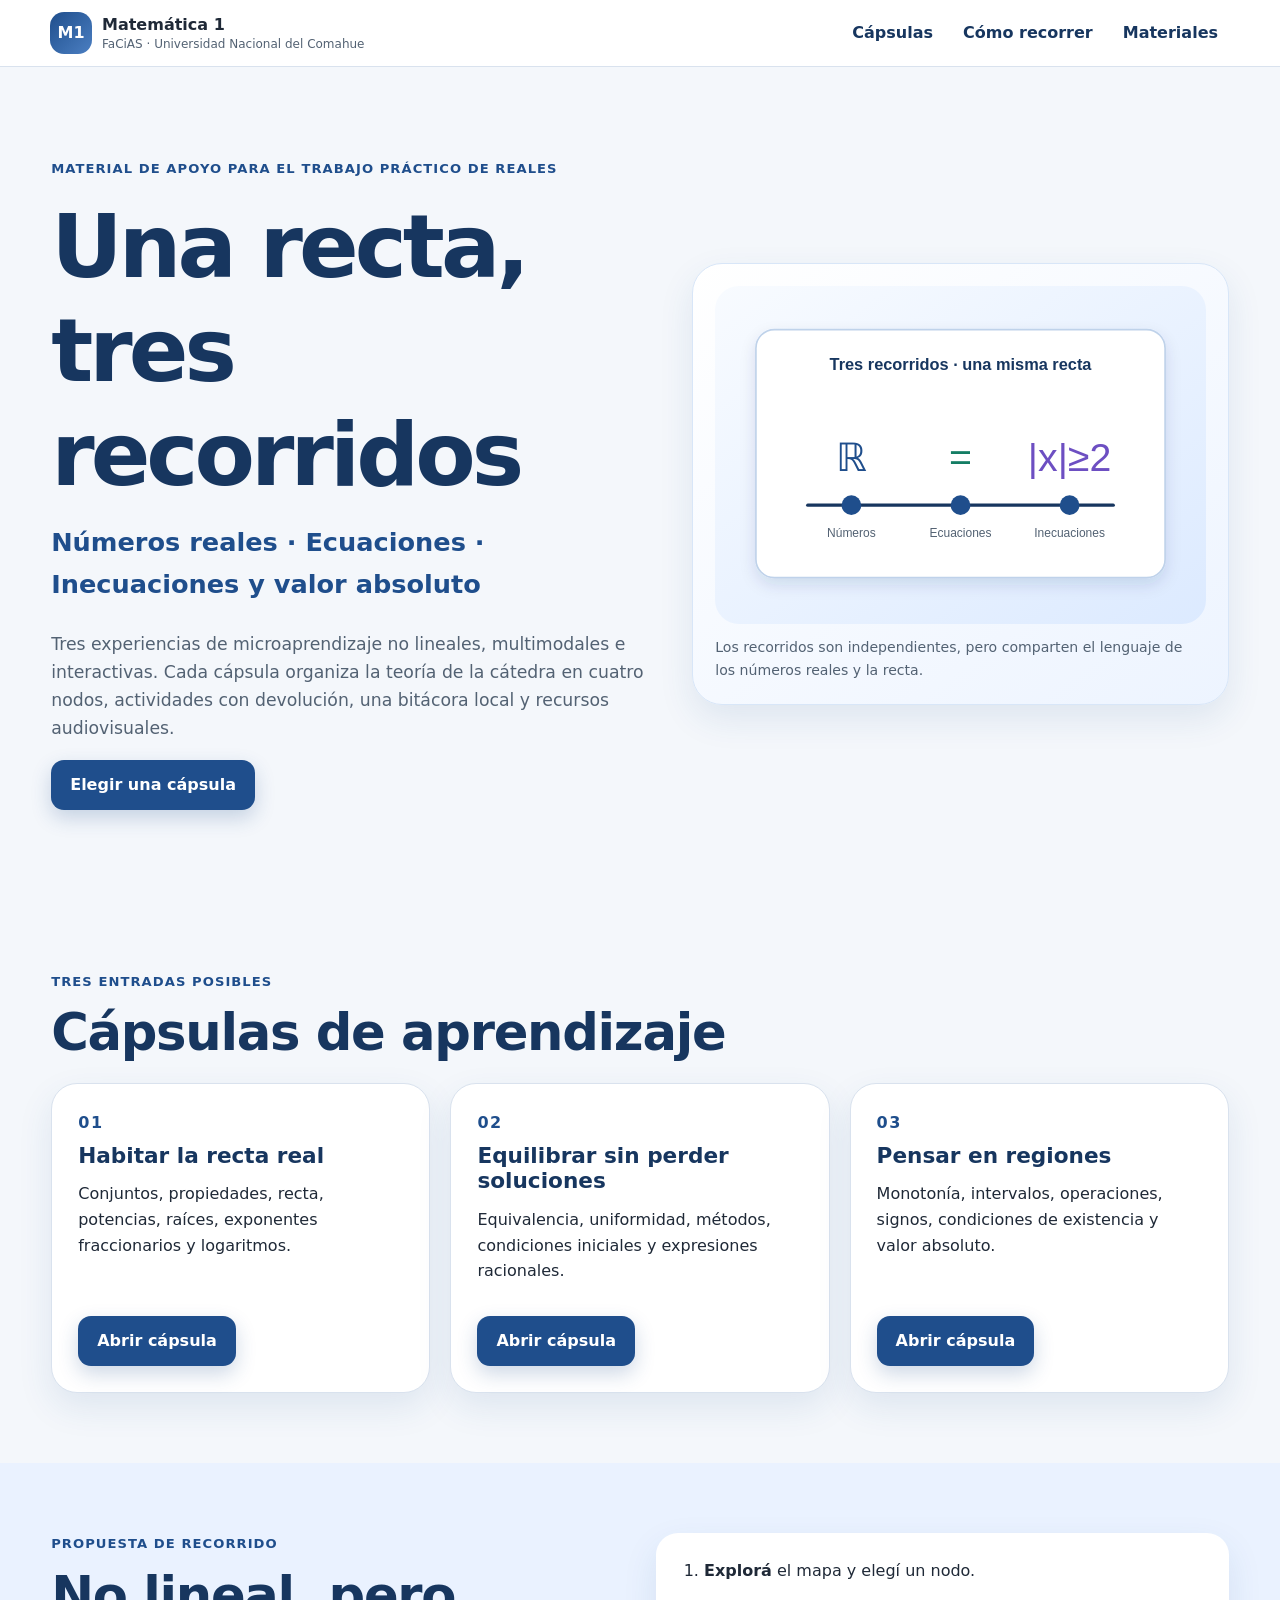
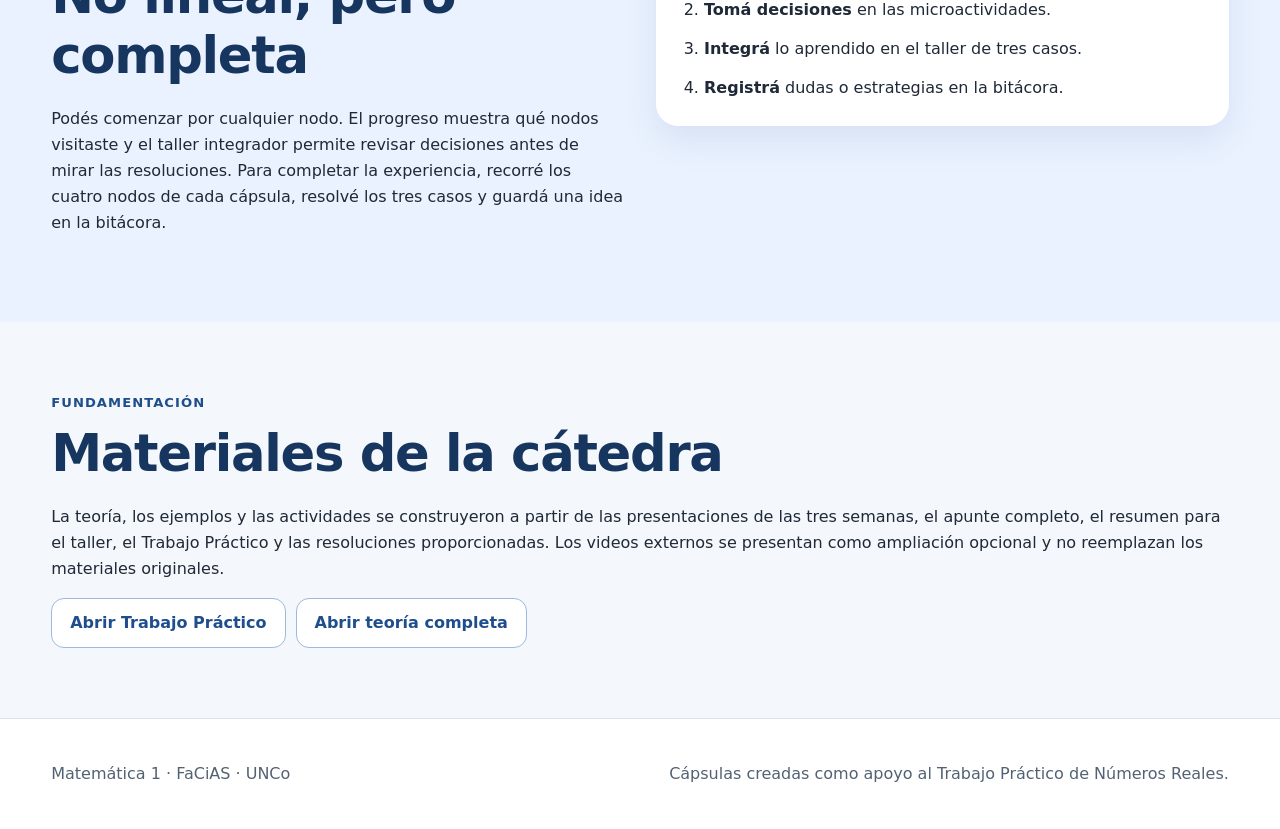
<file: index.html>
<!DOCTYPE html>
<html lang="es-AR">
<head>
  <meta charset="UTF-8">
  <meta name="viewport" content="width=device-width, initial-scale=1.0">
  <meta name="description" content="Tres cápsulas interactivas para números reales, ecuaciones e inecuaciones.">
  <meta name="theme-color" content="#1f4e8c">
  <title>Matemática 1 | Tres cápsulas de apoyo</title>
  <link rel="icon" href="assets/img/favicon.svg" type="image/svg+xml">
  <link rel="stylesheet" href="css/estilos.css?v=20260718-2">


</head>
<body data-page="portal">
<a class="saltar-contenido" href="#contenido-principal">Saltar al contenido</a>
<!-- BARRA SUPERIOR Y NAVEGACIÓN DEL PORTAL -->
<header class="barra-superior"><div class="barra-contenido"><a class="marca" href="index.html"><span class="marca-icono" aria-hidden="true">M1</span><span><strong>Matemática 1</strong><small>FaCiAS · Universidad Nacional del Comahue</small></span></a><nav class="nav-principal" aria-label="Navegación del portal"><a href="#capsulas">Cápsulas</a><a href="#como-usar">Cómo recorrer</a><a href="#fuentes">Materiales</a></nav></div></header>
<!-- CONTENIDO PRINCIPAL DEL PORTAL -->
<main id="contenido-principal" tabindex="-1">
<!-- PORTADA GENERAL -->
<section class="portal-hero contenedor">
  <div><p class="etiqueta">Material de apoyo para el Trabajo Práctico de Reales</p><h1>Una recta, tres recorridos</h1><p class="hero-subtitulo">Números reales · Ecuaciones · Inecuaciones y valor absoluto</p><p class="hero-intro">Tres experiencias de microaprendizaje no lineales, multimodales e interactivas. Cada cápsula organiza la teoría de la cátedra en cuatro nodos, actividades con devolución, una bitácora local y recursos audiovisuales.</p><a class="boton primario" href="#capsulas">Elegir una cápsula</a></div>
  <figure class="hero-visual"><img src="assets/img/hero-portal.svg" alt="Ilustración de una recta que conecta números reales, ecuaciones e inecuaciones."><figcaption>Los recorridos son independientes, pero comparten el lenguaje de los números reales y la recta.</figcaption></figure>
</section>
<!-- TARJETAS DE ACCESO A LAS TRES CÁPSULAS -->
<section id="capsulas" class="seccion-portal"><div class="contenedor"><p class="etiqueta">Tres entradas posibles</p><h2>Cápsulas de aprendizaje</h2><div class="portal-grid">
  <article class="portal-card"><span class="portal-numero">01</span><h3>Habitar la recta real</h3><p>Conjuntos, propiedades, recta, potencias, raíces, exponentes fraccionarios y logaritmos.</p><a class="boton primario" href="capsulas/reales.html">Abrir cápsula</a></article>
  <article class="portal-card"><span class="portal-numero">02</span><h3>Equilibrar sin perder soluciones</h3><p>Equivalencia, uniformidad, métodos, condiciones iniciales y expresiones racionales.</p><a class="boton primario" href="capsulas/ecuaciones.html">Abrir cápsula</a></article>
  <article class="portal-card"><span class="portal-numero">03</span><h3>Pensar en regiones</h3><p>Monotonía, intervalos, operaciones, signos, condiciones de existencia y valor absoluto.</p><a class="boton primario" href="capsulas/inecuaciones.html">Abrir cápsula</a></article>
</div></div></section>
<!-- ORIENTACIONES DE RECORRIDO -->
<section id="como-usar" class="seccion-portal fondo-suave"><div class="contenedor dos-columnas"><div><p class="etiqueta">Propuesta de recorrido</p><h2>No lineal, pero completa</h2><p>Podés comenzar por cualquier nodo. El progreso muestra qué nodos visitaste y el taller integrador permite revisar decisiones antes de mirar las resoluciones. Para completar la experiencia, recorré los cuatro nodos de cada cápsula, resolvé los tres casos y guardá una idea en la bitácora.</p></div><ol class="pasos-lista"><li><strong>Explorá</strong> el mapa y elegí un nodo.</li><li><strong>Tomá decisiones</strong> en las microactividades.</li><li><strong>Integrá</strong> lo aprendido en el taller de tres casos.</li><li><strong>Registrá</strong> dudas o estrategias en la bitácora.</li></ol></div></section>
<!-- MATERIALES DE FUNDAMENTACIÓN -->
<section id="fuentes" class="seccion-portal"><div class="contenedor"><p class="etiqueta">Fundamentación</p><h2>Materiales de la cátedra</h2><p>La teoría, los ejemplos y las actividades se construyeron a partir de las presentaciones de las tres semanas, el apunte completo, el resumen para el taller, el Trabajo Práctico y las resoluciones proporcionadas. Los videos externos se presentan como ampliación opcional y no reemplazan los materiales originales.</p><div class="grupo-botones"><a class="boton secundario" href="assets/documentos/trabajo_practico_reales.pdf" target="_blank" rel="noopener">Abrir Trabajo Práctico</a><a class="boton secundario" href="assets/documentos/teoria_reales.pdf" target="_blank" rel="noopener">Abrir teoría completa</a></div></div></section>
</main>
<!-- PIE DEL PORTAL -->
<footer><div class="contenedor footer-contenido"><p>Matemática 1 · FaCiAS · UNCo</p><p>Cápsulas creadas como apoyo al Trabajo Práctico de Números Reales.</p></div></footer>
<!-- LÓGICA COMPARTIDA: el portal no activa las funciones de cápsula -->
<script src="js/app.js?v=20260718-2" defer></script><noscript><p class="noscript">La navegación interactiva requiere JavaScript. Podés usar el portal para abrir los archivos, pero las actividades y la bitácora no funcionarán.</p></noscript>
</body></html>
</file>
<file: css/estilos.css>
/* ========================================================================== 
   MATEMÁTICA 1 · TRES CÁPSULAS
   Cambiá la identidad visual desde las variables de :root.
   ========================================================================== */
:root{--azul:#1f4e8c;--azul-oscuro:#17365f;--azul-claro:#eaf2ff;--celeste:#d9ecff;--verde:#147d64;--verde-claro:#e6f7f2;--violeta:#6d4fc2;--naranja:#c66a18;--rojo:#b33a3a;--fondo:#f4f7fb;--superficie:#fff;--texto:#1f2937;--texto-suave:#536273;--borde:#d9e2ee;--sombra:0 14px 35px rgba(31,78,140,.10);--radio:22px;--ancho:1180px}
*{box-sizing:border-box}html{scroll-behavior:smooth}body{margin:0;min-height:100vh;font-family:Inter,ui-sans-serif,system-ui,-apple-system,BlinkMacSystemFont,"Segoe UI",sans-serif;color:var(--texto);background:var(--fondo);line-height:1.62}button,input,textarea,select{font:inherit}button,a{-webkit-tap-highlight-color:transparent}a{color:var(--azul)}img,video,iframe{max-width:100%}.contenedor{width:min(var(--ancho),92vw);margin-inline:auto}
.saltar-contenido{position:fixed;top:8px;left:8px;z-index:9999;padding:10px 14px;border-radius:10px;background:var(--azul-oscuro);color:#fff;transform:translateY(-150%)}.saltar-contenido:focus{transform:translateY(0)}
.barra-superior{position:sticky;top:0;z-index:1000;background:rgba(255,255,255,.96);border-bottom:1px solid var(--borde);backdrop-filter:blur(10px)}.barra-contenido{width:min(var(--ancho),94vw);min-height:78px;margin:auto;display:flex;align-items:center;gap:24px}.marca{display:inline-flex;align-items:center;gap:10px;color:var(--texto);text-decoration:none;min-width:235px}.marca-icono{display:grid;place-items:center;width:42px;height:42px;border-radius:14px;background:linear-gradient(135deg,var(--azul),#4b7fc2);color:#fff;font-weight:900}.marca strong,.marca small{display:block;line-height:1.2}.marca small{color:var(--texto-suave);font-size:.75rem;margin-top:3px}.nav-principal{display:flex;gap:6px;margin-left:auto}.nav-principal button,.nav-principal a,.boton.texto{border:0;background:transparent;color:var(--azul-oscuro);font-weight:750;padding:10px 12px;border-radius:10px;cursor:pointer;text-decoration:none}.nav-principal button:hover,.nav-principal a:hover,.boton.texto:hover{background:var(--azul-claro)}.progreso-global{width:145px;font-size:.75rem;color:var(--texto-suave)}.barra-progreso{height:7px;margin-top:5px;border-radius:99px;background:#e8edf3;overflow:hidden}.barra-progreso span{display:block;height:100%;width:0;background:linear-gradient(90deg,var(--verde),#39ad8d);transition:width .3s ease}
.pantalla{display:none;min-height:calc(100vh - 84px);padding:46px 0 68px}.pantalla.activa{display:block;animation:aparecer .28s ease both}@keyframes aparecer{from{opacity:0;transform:translateY(6px)}to{opacity:1;transform:none}}
h1,h2,h3,h4{line-height:1.18;color:var(--azul-oscuro)}h1{font-size:clamp(2.8rem,7vw,5.5rem);margin:.18em 0;letter-spacing:-.045em}h2{font-size:clamp(2rem,4vw,3.25rem);margin:.2em 0 .4em;letter-spacing:-.025em}h3{font-size:1.35rem;margin:.3em 0 .6em}h4{font-size:1.06rem;margin:.2em 0 .45em}p{margin:0 0 1em}.etiqueta,.identificador{margin:0;color:var(--azul);font-size:.82rem;font-weight:850;letter-spacing:.08em;text-transform:uppercase}.nota-corta{font-size:.9rem;color:var(--texto-suave)}
.boton{display:inline-flex;align-items:center;justify-content:center;min-height:45px;padding:11px 18px;border:1px solid transparent;border-radius:13px;font-weight:800;text-decoration:none;cursor:pointer;transition:transform .15s ease,box-shadow .15s ease,background .15s ease}.boton:hover{transform:translateY(-1px)}.boton:focus-visible,button:focus-visible,a:focus-visible,input:focus-visible,select:focus-visible,textarea:focus-visible{outline:3px solid rgba(31,78,140,.28);outline-offset:2px}.boton.primario{background:var(--azul);color:#fff;box-shadow:0 8px 20px rgba(31,78,140,.22)}.boton.primario:hover{background:var(--azul-oscuro)}.boton.secundario{background:#fff;color:var(--azul);border-color:#9eb9dc}.boton.secundario:hover{background:var(--azul-claro)}.boton:disabled{cursor:not-allowed;opacity:.55;transform:none}.grupo-botones{display:flex;flex-wrap:wrap;gap:10px}.grupo-botones.centrado{justify-content:center;margin-top:24px}.grupo-botones.compacto .boton{min-height:40px;padding:8px 13px}
.seccion-encabezado{max-width:930px;margin-bottom:30px}.seccion-encabezado>p:last-child{color:var(--texto-suave);font-size:1.05rem}.con-volver{max-width:var(--ancho);display:flex;align-items:flex-start;justify-content:space-between;gap:28px}.con-volver>div{max-width:850px}
#inicio{padding-top:0}.hero{padding:72px 0 42px;display:grid;grid-template-columns:minmax(0,1.08fr) minmax(300px,.92fr);align-items:center;gap:48px}.hero-subtitulo{font-size:clamp(1.28rem,2vw,1.75rem);color:var(--azul);font-weight:750;max-width:730px}.hero-intro{max-width:720px;font-size:1.08rem;color:var(--texto-suave)}.hero-visual{margin:0;padding:22px;background:linear-gradient(145deg,#fff,#edf4ff);border:1px solid #d8e6f8;border-radius:30px;box-shadow:var(--sombra)}.hero-visual img{display:block;width:100%}.hero-visual figcaption{font-size:.88rem;color:var(--texto-suave);margin-top:12px}.franja-pregunta{display:flex;align-items:center;gap:16px;padding:20px 24px;border-radius:18px;background:var(--azul-oscuro);color:#fff}.franja-pregunta span{flex:0 0 40px;display:grid;place-items:center;width:40px;height:40px;border-radius:50%;background:rgba(255,255,255,.14);font-weight:900;font-size:1.4rem}.franja-pregunta p{margin:0}
.cuadricula-objetivos{display:grid;grid-template-columns:repeat(4,minmax(0,1fr));gap:18px}.tarjeta,.concepto-card,.pausa-musical,.esquema-conceptual,.bloque-referencias,.bloque-creditos,.bitacora,.caso-card,.video-local-card,.video-externo{background:var(--superficie);border:1px solid var(--borde);border-radius:var(--radio);padding:24px;box-shadow:var(--sombra)}.icono-tarjeta{display:grid;place-items:center;width:42px;height:42px;border-radius:14px;background:var(--azul-claro);color:var(--azul);font-weight:900}.cita-destacada{margin-top:28px;padding:25px 30px;border-left:6px solid var(--violeta);border-radius:0 20px 20px 0;background:#f1edff;color:#44337c;font-size:clamp(1.2rem,2vw,1.55rem);font-weight:750}
.mapa-nodos{display:grid;grid-template-columns:repeat(2,minmax(0,1fr));gap:22px}.nodo-card{position:relative;min-height:310px;padding:28px;border-radius:26px;background:#fff;border:1px solid var(--borde);box-shadow:var(--sombra);display:flex;flex-direction:column;align-items:flex-start}.nodo-card.completado{border-color:#67b8a1;box-shadow:0 14px 35px rgba(20,125,100,.14)}.nodo-card.completado::after{content:'✓ recorrido';position:absolute;right:18px;top:18px;padding:5px 9px;border-radius:999px;background:var(--verde-claro);color:var(--verde);font-size:.78rem;font-weight:850}.nodo-numero{color:var(--texto-suave);font-size:.82rem;font-weight:900;letter-spacing:.1em}.nodo-icono{font-size:2.7rem;color:var(--azul);line-height:1}.nodo-card p{color:var(--texto-suave)}.nodo-card .boton{margin-top:auto}.chips{display:flex;flex-wrap:wrap;gap:7px;margin:10px 0 20px}.chips span{padding:5px 9px;border-radius:999px;background:#f0f4f9;color:var(--texto-suave);font-size:.78rem;font-weight:750}.mapa-recursos{display:flex;flex-wrap:wrap;gap:10px;margin-top:24px}.recurso-rapido{border:1px solid var(--borde);border-radius:13px;padding:10px 14px;background:#fff;color:var(--azul-oscuro);font-weight:750;cursor:pointer}.recurso-rapido:hover{background:var(--azul-claro)}
.nodo-resumen{display:grid;grid-template-columns:minmax(0,1fr) 120px;gap:22px;align-items:center;padding:25px;border-radius:var(--radio);background:linear-gradient(135deg,#fff,#edf4ff);border:1px solid #d6e5f7}.nodo-icono-grande{display:grid;place-items:center;min-height:110px;border-radius:24px;background:var(--azul-oscuro);color:#fff;font-size:2.7rem;font-weight:900}.conceptos-grid{display:grid;grid-template-columns:repeat(2,minmax(0,1fr));gap:18px;margin-top:22px}.concepto-card{box-shadow:none}.concepto-card p{color:var(--texto-suave)}.ejemplo-destacado{margin-top:22px;padding:22px 24px;border-radius:18px;background:#fff5e8;border-left:5px solid var(--naranja)}.microactividad{margin-top:22px;padding:26px;border-radius:var(--radio);background:var(--azul-oscuro);color:#fff}.microactividad h3{color:#fff}.microactividad .identificador{color:#add6ff}.opciones{display:grid;gap:10px;margin-top:16px}.opciones button{text-align:left;border:1px solid var(--borde);border-radius:13px;padding:13px 14px;background:#fff;color:var(--texto);cursor:pointer}.opciones button:hover{border-color:#80a7d4;background:var(--azul-claro)}.opciones button.correcta{border-color:#48a98e;background:var(--verde-claro);color:#135c4b}.opciones button.incorrecta{border-color:#d78787;background:#fff0f0;color:#7a2929}.devolucion{min-height:1.5em;margin-top:14px;font-weight:750}
.taller-grid{display:grid;grid-template-columns:minmax(0,1.2fr) minmax(320px,.8fr);gap:22px}.caso-cabecera{display:flex;justify-content:space-between;gap:15px;color:var(--texto-suave)}.bitacora label{display:block;margin-top:13px;font-weight:800;color:var(--azul-oscuro)}.bitacora select,.bitacora textarea{width:100%;margin-top:6px;border:1px solid var(--borde);border-radius:12px;padding:11px;background:#fff}.lista-bitacora{display:grid;gap:9px;margin-top:14px}.entrada-bitacora{padding:11px;border-radius:12px;background:#f4f7fb;border:1px solid var(--borde)}.entrada-bitacora header{display:flex;justify-content:space-between;gap:10px}.entrada-bitacora button{border:0;background:transparent;color:var(--rojo);font-size:1.25rem;cursor:pointer}.entrada-bitacora p{margin:.4em 0}.entrada-bitacora small{color:var(--texto-suave)}
.pausa-grid{display:grid;grid-template-columns:minmax(0,1fr) minmax(320px,1fr);gap:22px}.pausa-musical audio{width:100%;margin:8px 0 12px}.lista-audios{display:flex;flex-wrap:wrap;gap:8px}.lista-audios button{border:1px solid var(--borde);border-radius:999px;background:#fff;padding:8px 12px;cursor:pointer}.lista-audios button.activo{background:var(--verde);color:#fff;border-color:var(--verde)}.pregunta-pausa{margin-top:18px;padding:16px;border-radius:15px;background:var(--verde-claro)}.pregunta-pausa p{font-size:1.12rem;font-weight:750;color:#145a4a}.esquema-conceptual img{width:100%}.videos-locales,.videos-originales{margin-top:26px}.video-local-card{display:grid;grid-template-columns:minmax(280px,1.2fr) minmax(0,.8fr);gap:22px;align-items:center}.video-local-card video{width:100%;border-radius:15px;background:#10233e}.video-grid{display:grid;grid-template-columns:repeat(2,minmax(0,1fr));gap:18px}.video-externo{box-shadow:none}.video-externo h4{margin-top:14px}.youtube-laboratorio{display:grid;grid-template-columns:minmax(280px,.8fr) minmax(0,1.2fr);gap:24px;margin-top:26px;padding:25px;border-radius:25px;background:var(--azul-oscuro);color:#fff}.youtube-info h3{color:#fff}.youtube-info .identificador{color:#add6ff}.enlace-alternativo{display:inline-block;margin-top:14px;color:inherit}.video-embed{position:relative;overflow:hidden;border-radius:16px;background:#10233e;aspect-ratio:16/9}.video-embed iframe{position:absolute;inset:0;width:100%;height:100%;border:0}
.bibliografia-grid{display:grid;grid-template-columns:repeat(2,minmax(0,1fr));gap:22px}.bloque-referencias ol{padding-left:1.25rem}.documentos-tp{margin-top:24px;padding:25px;border-radius:var(--radio);background:var(--azul-claro)}.documentos-grid{display:grid;grid-template-columns:repeat(3,minmax(0,1fr));gap:12px}.documento-card{display:flex;flex-direction:column;gap:5px;padding:15px;border-radius:14px;background:#fff;border:1px solid #c9d9eb;color:var(--texto);text-decoration:none}.documento-card span{color:var(--rojo);font-size:.74rem;font-weight:900}.documento-card small{color:var(--texto-suave)}.documento-card:hover{border-color:var(--azul);transform:translateY(-1px)}
.portal-hero{padding:72px 0;display:grid;grid-template-columns:minmax(0,1.05fr) minmax(320px,.95fr);gap:48px;align-items:center}.seccion-portal{padding:70px 0}.fondo-suave{background:#eaf2ff}.portal-grid{display:grid;grid-template-columns:repeat(3,minmax(0,1fr));gap:20px}.portal-card{display:flex;flex-direction:column;align-items:flex-start;min-height:310px;padding:26px;border-radius:26px;background:#fff;border:1px solid var(--borde);box-shadow:var(--sombra)}.portal-card .boton{margin-top:auto}.portal-numero{color:var(--azul);font-weight:900;letter-spacing:.1em}.dos-columnas{display:grid;grid-template-columns:minmax(0,1fr) minmax(320px,1fr);gap:32px;align-items:start}.pasos-lista{margin:0;padding:25px 25px 25px 48px;border-radius:var(--radio);background:#fff;box-shadow:var(--sombra)}.pasos-lista li+li{margin-top:13px}
footer{border-top:1px solid var(--borde);background:#fff}.footer-contenido{min-height:110px;display:flex;align-items:center;justify-content:space-between;gap:20px}.footer-contenido p{margin:0;color:var(--texto-suave)}.noscript{position:fixed;bottom:0;left:0;right:0;padding:15px;background:#7a2525;color:#fff;text-align:center;z-index:9999;margin:0}
@media(max-width:980px){.barra-contenido{flex-wrap:wrap;padding:10px 0;gap:10px}.marca{min-width:0}.nav-principal{order:3;width:100%;overflow-x:auto}.progreso-global{margin-left:auto}.hero,.portal-hero{grid-template-columns:1fr;padding-top:48px}.hero-visual{max-width:720px}.cuadricula-objetivos{grid-template-columns:repeat(2,1fr)}.portal-grid{grid-template-columns:1fr}.documentos-grid{grid-template-columns:repeat(2,1fr)}.video-grid{grid-template-columns:1fr}}
@media(max-width:760px){.pantalla{padding-top:30px}.nav-principal button,.nav-principal a{white-space:nowrap}.progreso-global{display:none}.con-volver{display:block}.con-volver .boton.texto{margin:8px 0 0 -10px}.mapa-nodos,.conceptos-grid,.taller-grid,.pausa-grid,.youtube-laboratorio,.bibliografia-grid,.dos-columnas,.video-local-card{grid-template-columns:1fr}.nodo-card{min-height:auto}.cuadricula-objetivos{grid-template-columns:1fr}.documentos-grid{grid-template-columns:1fr}.nodo-resumen{grid-template-columns:1fr}.nodo-icono-grande{min-height:80px}.footer-contenido{flex-direction:column;align-items:flex-start;justify-content:center}.franja-pregunta{align-items:flex-start}}
@media(prefers-reduced-motion:reduce){*,*::before,*::after{scroll-behavior:auto!important;animation-duration:.01ms!important;transition-duration:.01ms!important}}


/* MATHJAX: fórmulas legibles y sin desbordes en pantallas pequeñas */
mjx-container{max-width:100%;overflow-x:auto;overflow-y:hidden;padding:.08em 0}
mjx-container[display="true"]{margin:.9rem 0!important}
button mjx-container,.chips mjx-container,.nodo-icono mjx-container,.nodo-icono-grande mjx-container{display:inline-block!important;margin:0!important;padding:0;overflow:visible;pointer-events:none}
.opciones button mjx-container{vertical-align:middle}
@media(max-width:560px){mjx-container{font-size:94%}}

/* ========================================================================== 
   PORTAL PRINCIPAL · AJUSTES DE DISTRIBUCIÓN Y RESPONSIVE
   Conserva la composición de escritorio de la primera versión:
   portada en dos columnas, tres tarjetas, recorrido en dos columnas y fuentes.
   ========================================================================== */
body[data-page="portal"] .barra-contenido {
  min-height: 66px;
}

body[data-page="portal"] .portal-hero {
  min-height: calc(100svh - 66px);
}

body[data-page="portal"] #capsulas,
body[data-page="portal"] #como-usar,
body[data-page="portal"] #fuentes {
  scroll-margin-top: 82px;
}

body[data-page="portal"] .portal-card {
  transition: transform .18s ease, box-shadow .18s ease, border-color .18s ease;
}

body[data-page="portal"] .portal-card:hover {
  transform: translateY(-3px);
  border-color: #b8cce4;
  box-shadow: 0 18px 42px rgba(31, 78, 140, .14);
}

/* En tablets se conservan dos tarjetas por fila; la tercera ocupa el ancho. */
@media (min-width: 701px) and (max-width: 1050px) {
  body[data-page="portal"] .portal-grid {
    grid-template-columns: repeat(2, minmax(0, 1fr));
  }

  body[data-page="portal"] .portal-card:last-child {
    grid-column: 1 / -1;
    min-height: 245px;
  }
}

/* Celulares: una columna, navegación legible y botones fáciles de pulsar. */
@media (max-width: 700px) {
  body[data-page="portal"] .barra-superior {
    position: static;
  }

  body[data-page="portal"] .barra-contenido {
    width: min(92vw, var(--ancho));
    min-height: auto;
    padding: 12px 0 10px;
    flex-direction: column;
    align-items: stretch;
    gap: 10px;
  }

  body[data-page="portal"] .marca {
    min-width: 0;
  }

  body[data-page="portal"] .marca small {
    max-width: 250px;
  }

  body[data-page="portal"] .nav-principal {
    order: initial;
    width: 100%;
    display: grid;
    grid-template-columns: repeat(3, minmax(0, 1fr));
    gap: 4px;
    margin-left: 0;
    overflow: visible;
    padding-top: 8px;
    border-top: 1px solid var(--borde);
  }

  body[data-page="portal"] .nav-principal a {
    padding: 9px 5px;
    text-align: center;
    white-space: normal;
    font-size: .86rem;
  }

  body[data-page="portal"] .portal-hero {
    min-height: auto;
    padding: 42px 0 50px;
    gap: 30px;
  }

  body[data-page="portal"] .portal-hero h1 {
    font-size: clamp(2.75rem, 14vw, 4.3rem);
  }

  body[data-page="portal"] .hero-subtitulo {
    font-size: 1.22rem;
  }

  body[data-page="portal"] .hero-intro {
    font-size: 1rem;
  }

  body[data-page="portal"] .hero-visual {
    padding: 14px;
    border-radius: 22px;
  }

  body[data-page="portal"] .seccion-portal {
    padding: 52px 0;
  }

  body[data-page="portal"] .portal-grid {
    grid-template-columns: 1fr;
    gap: 16px;
  }

  body[data-page="portal"] .portal-card,
  body[data-page="portal"] .portal-card:last-child {
    min-height: 0;
    padding: 22px;
  }

  body[data-page="portal"] .portal-card .boton {
    width: 100%;
    margin-top: 10px;
  }

  body[data-page="portal"] .dos-columnas {
    gap: 24px;
  }

  body[data-page="portal"] .pasos-lista {
    padding: 22px 20px 22px 42px;
  }

  body[data-page="portal"] #fuentes .grupo-botones {
    display: grid;
    grid-template-columns: 1fr;
  }

  body[data-page="portal"] #fuentes .boton {
    width: 100%;
  }
}

@media (max-width: 420px) {
  body[data-page="portal"] .marca-icono {
    width: 39px;
    height: 39px;
  }

  body[data-page="portal"] .nav-principal a {
    font-size: .78rem;
  }

  body[data-page="portal"] .portal-hero h1 {
    font-size: clamp(2.55rem, 13.5vw, 3.55rem);
  }
}
</file>
